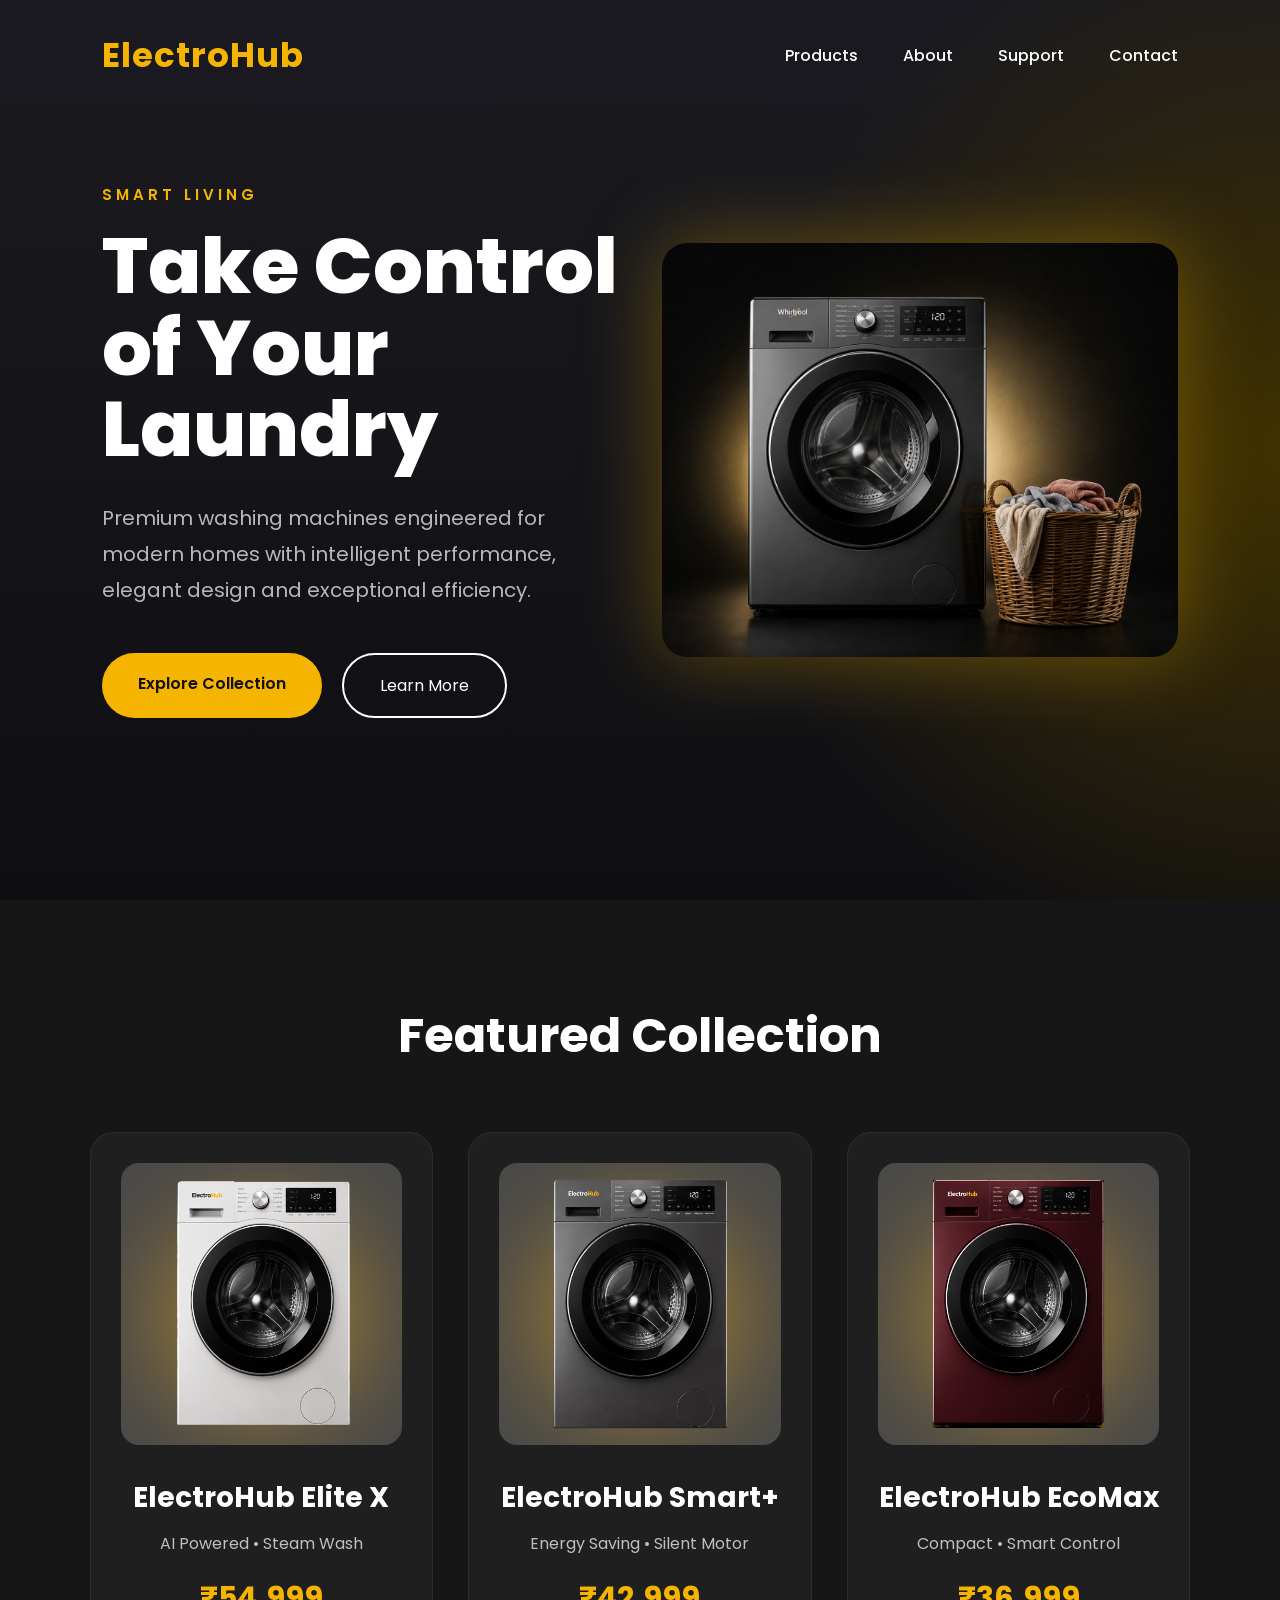
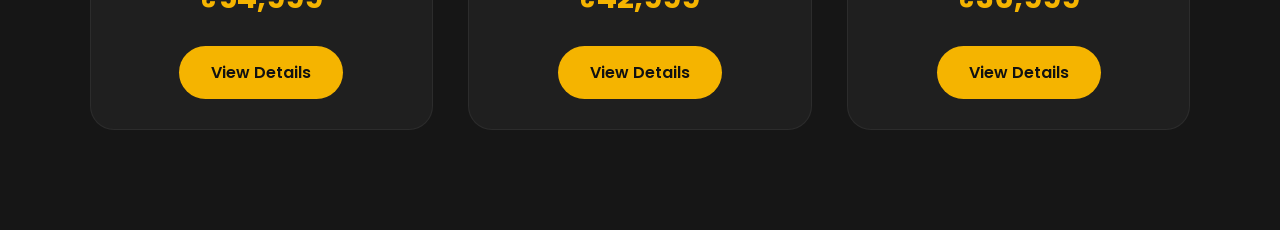
<file: index.html>
<!DOCTYPE html>
<html lang="en">

<head>

<meta charset="UTF-8">
<meta name="viewport" content="width=device-width, initial-scale=1.0">

<title>ElectroHub</title>

<link rel="stylesheet" href="style.css">

<link href="https://fonts.googleapis.com/css2?family=Poppins:wght@300;400;500;600;700;800&display=swap" rel="stylesheet">

</head>

<body>

<header>

<div class="logo">
ElectroHub
</div>

<nav>

<a href="#">Products</a>
<a href="#">About</a>
<a href="#">Support</a>
<a href="#">Contact</a>

</nav>

</header>

<section class="hero">

<div class="left">

<span>SMART LIVING</span>

<h1>

Take Control
<br>
of Your Laundry

</h1>

<p>

Premium washing machines engineered for
modern homes with intelligent performance,
elegant design and exceptional efficiency.

</p>

<div class="buttons">

<a href="#" class="primary">

Explore Collection

</a>

<a href="#" class="secondary">

Learn More

</a>

</div>

</div>

<div class="right">

<img src="images/hero.png" class="hero-photo">

</div>

</section>
<section class="products">

    <h2>Featured Collection</h2>

    <div class="product-grid">

        <div class="card">

            <img src="images/img 1.jpg" alt="ElectroHub Elite X">

            <h3>ElectroHub Elite X</h3>

            <p>AI Powered • Steam Wash</p>

            <span>₹54,999</span>

            <a href="#">View Details</a>

        </div>

        <div class="card">

            <img src="images/img 2.jpg" alt="ElectroHub Smart+">

            <h3>ElectroHub Smart+</h3>

            <p>Energy Saving • Silent Motor</p>

            <span>₹42,999</span>

            <a href="#">View Details</a>

        </div>

        <div class="card">

            <img src="images/img 3.jpg" alt="ElectroHub EcoMax">

            <h3>ElectroHub EcoMax</h3>

            <p>Compact • Smart Control</p>

            <span>₹36,999</span>

            <a href="#">View Details</a>

        </div>

    </div>

</section>

</body>

</html>
</file>
<file: style.css>
*{
    margin:0;
    padding:0;
    box-sizing:border-box;
    font-family:'Poppins',sans-serif;
}

body{
    background:#0f0f12;
    color:#fff;
    overflow-x:hidden;
}


header{
    width:100%;
    display:flex;
    justify-content:space-between;
    align-items:center;
    padding:30px 8%;
    position:absolute;
    top:0;
    left:0;
    z-index:100;
}

.logo{
    font-size:34px;
    font-weight:700;
    color:#f5b400;
    letter-spacing:1px;
}

nav{
    display:flex;
    gap:45px;
}

nav a{
    color:white;
    text-decoration:none;
    font-weight:500;
    transition:.3s;
}

nav a:hover{
    color:#f5b400;
	transform:translateY(-2px);
}


.hero{

    width:100%;
    min-height:100vh;

    display:flex;
    align-items:center;
    justify-content:space-between;

    padding:0 8%;

    background:
    radial-gradient(circle at right,#403100 0%,transparent 40%),
    linear-gradient(180deg,#1a1a20,#0f0f12);

}

.left{

    width:48%;

}

.left span{

    color:#f5b400;

    letter-spacing:4px;

    font-size:15px;

    font-weight:600;

}

.left h1{

    margin-top:18px;

    font-size:78px;

    line-height:1.05;

    font-weight:800;

}

.left p{

    margin-top:30px;

    color:#b8b8b8;

    font-size:20px;

    line-height:1.8;

    width:90%;

}


.buttons{

    margin-top:45px;

    display:flex;

    gap:20px;

}

.primary{

    background:#f5b400;

    color:#111;

    padding:18px 36px;

    border-radius:50px;

    text-decoration:none;

    font-weight:600;

    transition:.3s;

}

.primary:hover{

    transform:translateY(-4px);

    box-shadow:0 15px 40px rgba(245,180,0,.35);

}

.secondary{

    border:2px solid white;

    color:white;

    padding:18px 36px;

    border-radius:50px;

    text-decoration:none;

    transition:.3s;

}

.secondary:hover{

    background:white;

    color:#111;

}


.right{

    width:48%;

    display:flex;

    justify-content:center;

}

.hero-photo{

    width:100%;

    max-width:820px;

    border-radius:25px;

    filter:drop-shadow(0 0 40px rgba(245,180,0,.35));

    transition:.4s;

}
.hero-photo:hover{

    transform:scale(1.03);

}

.products{

padding:100px 7%;

background:#161616;

}

.products h2{

font-size:48px;

margin-bottom:60px;

text-align:center;

}

.product-grid{

display:grid;

grid-template-columns:repeat(3,1fr);

gap:35px;

}

.card{

background:#1f1f1f;

padding:30px;

border-radius:24px;

text-align:center;

transition:.35s;

border:1px solid rgba(255,255,255,.06);

}

.card:hover{

transform:translateY(-12px);

box-shadow:0 20px 45px rgba(245,180,0,.18);

}

.card img{

width:100%;

border-radius:18px;

margin-bottom:25px;

}

.card h3{

font-size:28px;

margin-bottom:12px;

}

.card p{

color:#bfbfbf;

margin-bottom:20px;

}

.card span{

display:block;

font-size:30px;

font-weight:700;

color:#f5b400;

margin-bottom:25px;

}

.card a{

display:inline-block;

padding:14px 32px;

background:#f5b400;

color:#111;

text-decoration:none;

border-radius:40px;

font-weight:600;

transition:.3s;

}

.card a:hover{

background:white;

}
</file>
